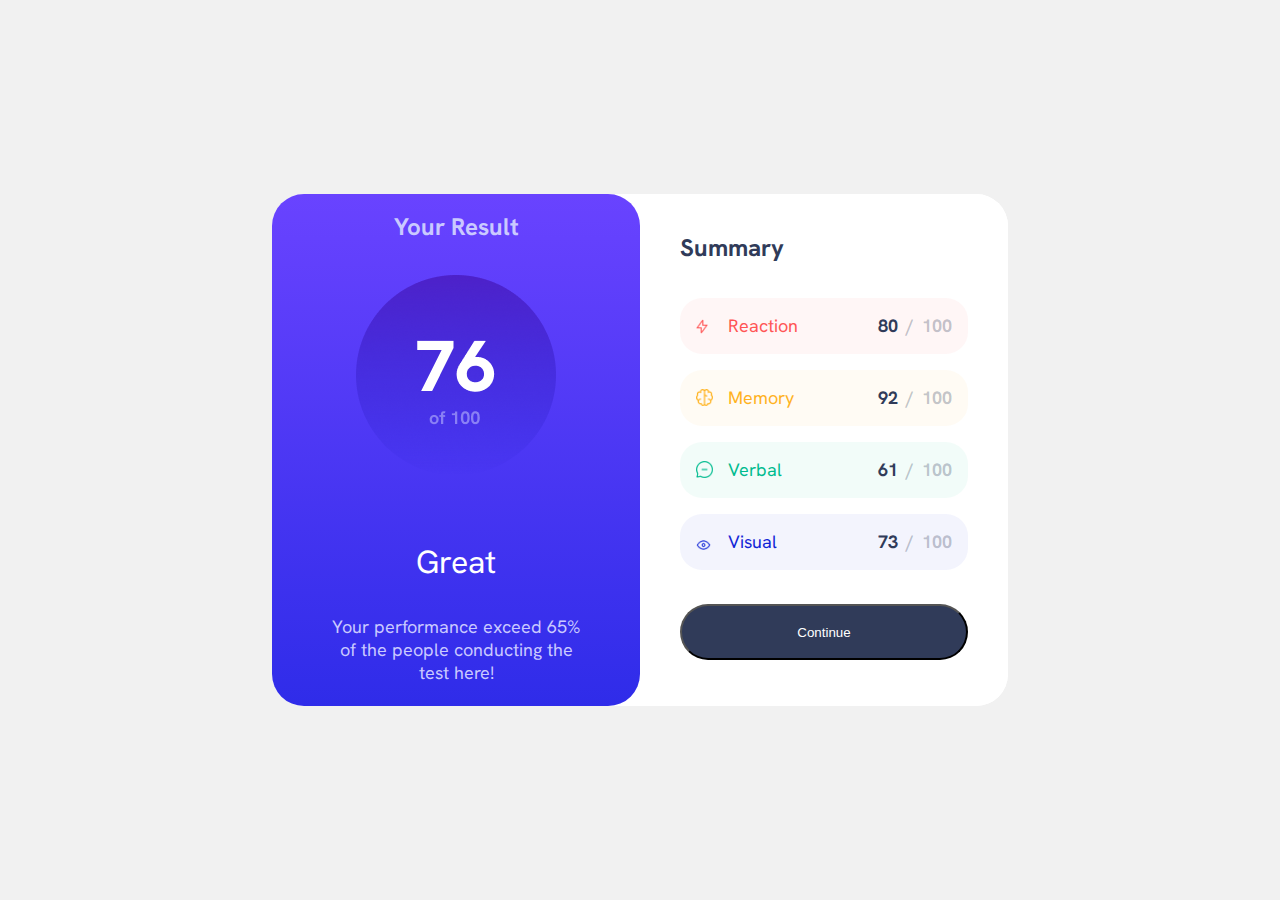
<file: index.html>
<!DOCTYPE html>
<html lang="en">

<head>
    <meta charset="UTF-8">
    <meta name="viewport" content="width=device-width, initial-scale=1.0">
    <link rel="stylesheet" href="./CSS/style.css">
    <title>Document</title>
    <link rel="preconnect" href="https://fonts.googleapis.com">
    <link rel="preconnect" href="https://fonts.gstatic.com" crossorigin>
    <link href="https://fonts.googleapis.com/css2?family=Hanken+Grotesk:ital,wght@0,100..900;1,100..900&display=swap"
        rel="stylesheet">
</head>

<body>
    <div class="container">
        <div class="mainDiv">
            <div class="sectionLeft">
                <div class="Pdiv"> Your Result</div>
                <div class="numbResult"> <img src="PNG Pics/Group 16.png" alt="Resultpic"></div>
                <div class="resultText">
                    <P class="resultF">Great</p> <span class="resultP"> Your performance exceed 65% of the people
                        conducting
                        the test here! </span>
                </div>

            </div>
            <div class="sectionRight">
                <div class="headerContainer">
                    <h1 class="headerTitle">Summary</h1>
                </div>

                <div class="statisticList">

                    <div class="list_item item_reaction">
                        <div class="item_left">
                            <div class="icon_container">
                                <img class="reaction_icon" src="PNG Pics/reaction.png" alt="icon" />
                            </div>
                            <span>Reaction</span>
                        </div>
                        <div class="item_right">
                            <span class="list_item_value">80 </span>
                                <span class="item_slash">
                                    /
                                </span>
                            <span class="item_text_percent">100</span>
                        </div>
                    </div>
                    <div class="list_item item_memory">
                        <div class="item_left">
                            <div class="icon_container">
                                <img class="memory_icon" src="PNG Pics/memory.png" alt="" />
                            </div>
                            <span>Memory</span>
                        </div>
                        <div class="item_right">
                            <span class="list_item_value">92</span>
                            <span class="item_slash">
                                /
                            </span>
                            <span class="item_text_percent"> 100</span>
                        </div>
                    </div>

                    <div class="list_item item_verbal">
                        <div class="item_left">
                            <div class="icon_container">
                                <img class="verbal_icon" src="PNG Pics/verbal.png" alt="" />
                            </div>
                            <span>Verbal</span>
                        </div>
                        <div class="item_right">
                            <span class="list_item_value">61</span>
                            <span class="item_slash">
                                /
                            </span>
                            <span class="item_text_percent"> 100</span>
                        </div>
                    </div>
                    <div class="list_item item_visual">
                        <div class="item_left">
                            <div class="icon_container">
                                <img class="visual_icon" src="PNG Pics/visual.png" alt="" />
                            </div>
                            <span>Visual</span>
                        </div>
                        <div class="item_right">
                            <span class="list_item_value">73</span>
                            <span class="item_slash">
                                /
                            </span>
                            <span class="item_text_percent">100</span>
                        </div>

                    </div>
                </div>
                <div> <button class="button">Continue</button> </div>
            </div>

</body>

</html>
</file>
<file: CSS/style.css>
* {
    box-sizing: border-box;

}
body{
    background-color: #979797;
    margin: 0;
    padding:0;
    font-family: "Hanken Grotesk", sans-serif; 
    width: 100vw;
    height: 100vh;
}

.container {
    display:flex ;
    justify-content: center;
    align-items: center;
    background-color:#f1f1f1;
    min-height: 100%;
}

.mainDiv{
    width: 736px;
    height: 512px;
    background-color: white;
    border-radius: 32px;
    display: flex;
    flex-direction: row;
  
}
.sectionLeft{
    width: 368px;
    height: 512px;
    display: flex;
    flex-direction:column;
    align-items: center;
    justify-content:space-around;
    border-radius: 32px;
    background-color: #7755FF;
    background: linear-gradient(#6943FF, #2F2CE9);

}
.sectionRight {
    width: 50%;
    height: 100%;
    display: flex;
    flex-direction:column;
    justify-content: space-between;
    border-radius: 32px;
    background-color:white;
    padding:38px 40px 46px 40px;
    box-sizing: border-box;

}
.Pdiv{
   width:125px;
   height:31px;
   text-align:center;
   font-weight:bold;
   font-family:"Hanken Grotesk", sans-serif;   
   font-size:24px;
   color: #CAC9FF;
   
}
.numbResult{
    width: 200px;
    height: 200px;
    
}
.resultText{
    width: 260px;
    height: 134px;
    color: #CAC9FF;
    text-align: center;
    font-size: 18px;
    font-family: "Hanken Grotesk", sans-serif; 
    margin-bottom: 46px;
    
}
.resultP{
    text-align: center;
    font-family: "Hanken Grotesk", sans-serif; 
    color:#CAC9FF;   
}
.resultF{
    font-size: 32px;
    color:#FFFFFF;
}
.headerContainer{

}
.headerTitle{
    font-size: 24px;
    padding: 0;
    margin: 0;
    font-weight: bold;
    font-family: "Hanken Grotesk", sans-serif; 
    color:#303B59;
}
.statisticList{
    width: 288px;
    height: 272px;
 display: flex;
 flex-direction: column;
 justify-content: space-between;
 
 
}
.button{
    width: 288px;
    height: 56px;
    border-radius: 128px;
    background-color:#303B59;
    color: white;
}
.statisticMain{
    width: 368px;
    height: 512px;
    display: flex;
    flex-direction: column;
    justify-content: space-around;
    align-items: center;
}

.list_item{
    width: 288px;
    height: 56px;
    border-radius: 22px;
    font-size: 18px;
    display: flex;
    justify-content:space-between;
    align-items: center;
    padding-left:16px;
    padding-right:16px;
    
}
.item_left{
    display: flex;
    align-items: center;

}
.item_left span {
    margin-left: 12px;
}

.item_right {
    display: flex;
    align-items: center;
}

.list_item_value {
    color:#303B59;
    font-weight: 700;
    font-size: 18px;

}

.item_text_percent {
    color:  rgba(48, 59, 89, .3);
    font-weight: 700;
    font-size: 18px;
}

.item_slash{
    color:  rgba(48, 59, 89, .3);
    font-weight: 700;
    font-size: 18px;
    padding-left: 8px;
    padding-right: 8px;
}

.item_reaction{
    background-color:rgba(255, 85, 85, 0.05);
    color:rgba(255, 85, 85, 1);
   
}
.item_memory{
    background-color:rgba(255, 178, 30, 0.05);
    color:rgba(255, 178, 30, 1);


}
.item_verbal{
    background-color:rgba(0, 187, 143, 0.05);
    color:rgba(0, 187, 143, 1);


}
.item_visual{
    background-color:rgba(17, 37, 214, 0.05);
    color: rgba(17, 37, 214, 1)
}

.reaction_icon{
    width: 11.67px;
    height: 15px;
}
.memory_icon{
width: 16.67px;
height: 16.67px;
}
.verbal_icon{
    width: 16.67px;
    height: 16.67px;
}
.visual_icon{
width: 15px;
height: 10px;
}

.icon_container {
    width: 20px; height: 20px;
}
</file>
